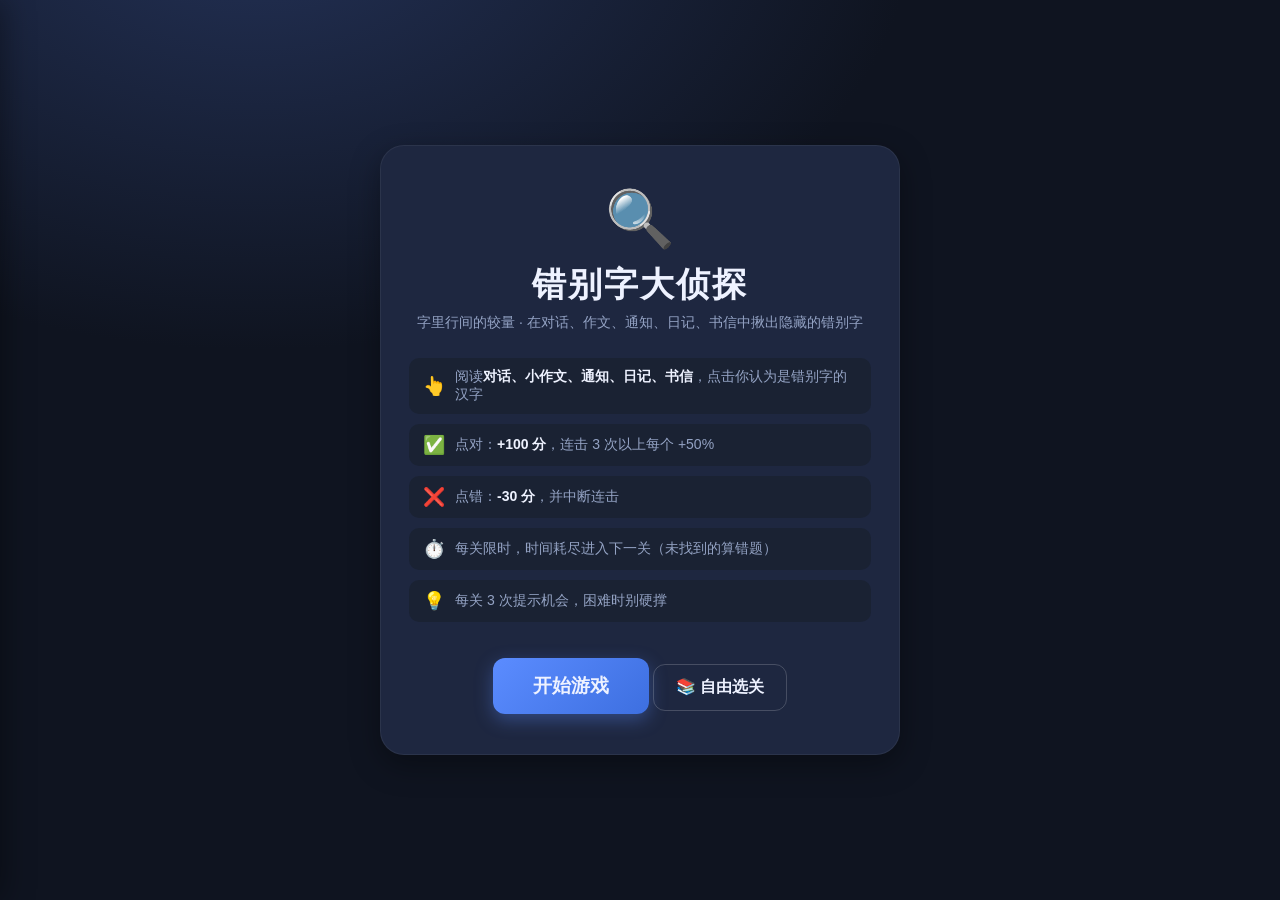
<file: index.html>
<!DOCTYPE html>
<html lang="zh-CN">
<head>
<meta charset="UTF-8">
<meta name="viewport" content="width=device-width, initial-scale=1.0">
<title>字里行间 · 错别字大侦探</title>
<link rel="stylesheet" href="style.css">
</head>
<body>
<div id="app">

  <!-- ========== 侧边选关抽屉 ========== -->
  <div id="sidebar-mask" class="sidebar-mask"></div>
  <aside id="sidebar" class="sidebar">
    <div class="sidebar-head">
      <span>📚 章节选关</span>
      <button id="btn-close-sidebar" class="btn btn-ghost btn-icon">✕</button>
    </div>
    <div id="sidebar-body" class="sidebar-body"></div>
    <div class="sidebar-foot">
      <span id="sidebar-progress" class="sidebar-progress"></span>
      <button id="btn-clear-progress" class="btn btn-ghost btn-icon" title="清除全部通关标记">🗑 清除进度</button>
    </div>
  </aside>

  <!-- ========== 开始界面 ========== -->
  <section id="screen-start" class="screen active">
    <div class="start-card">
      <div class="logo">🔍</div>
      <h1>错别字大侦探</h1>
      <p class="subtitle">字里行间的较量 · 在对话、作文、通知、日记、书信中揪出隐藏的错别字</p>

      <div class="rules">
        <div class="rule-item"><span class="rule-icon">👆</span><span>阅读<b>对话、小作文、通知、日记、书信</b>，点击你认为是错别字的汉字</span></div>
        <div class="rule-item"><span class="rule-icon">✅</span><span>点对：<b class="c-green">+100 分</b>，连击 3 次以上每个 +50%</span></div>
        <div class="rule-item"><span class="rule-icon">❌</span><span>点错：<b class="c-red">-30 分</b>，并中断连击</span></div>
        <div class="rule-item"><span class="rule-icon">⏱️</span><span>每关限时，时间耗尽进入下一关（未找到的算错题）</span></div>
        <div class="rule-item"><span class="rule-icon">💡</span><span>每关 3 次提示机会，困难时别硬撑</span></div>
      </div>

      <button id="btn-start" class="btn btn-primary btn-big">开始游戏</button>
      <button id="btn-select-level" class="btn btn-ghost btn-select">📚 自由选关</button>
      <button id="btn-review-entry" class="btn btn-ghost hidden">📖 查看上次错题回顾</button>
    </div>
  </section>

  <!-- ========== 游戏界面 ========== -->
  <section id="screen-game" class="screen">
    <!-- 顶部状态栏 -->
    <header class="hud">
      <button id="btn-menu" class="btn btn-ghost hud-menu" title="章节选关">☰</button>
      <div class="hud-item"><span class="hud-label">关卡</span><span id="hud-level">1-1 / 8</span></div>
      <div class="hud-item"><span class="hud-label">得分</span><span id="hud-score" class="c-gold">0</span></div>
      <div class="hud-item"><span class="hud-label">连击</span><span id="hud-combo" class="c-orange">×0</span></div>
      <div class="hud-item"><span class="hud-label">剩余</span><span id="hud-found">0 / 3</span></div>
    </header>

    <!-- 计时条 -->
    <div class="timer-wrap">
      <div id="timer-bar" class="timer-bar"></div>
      <span id="timer-text" class="timer-text">60s</span>
    </div>

    <!-- 对话区域 -->
    <main id="dialogue-area" class="dialogue-area"></main>

    <!-- 底部操作栏 -->
    <footer class="action-bar">
      <button id="btn-hint" class="btn btn-hint">💡 提示 <span id="hint-count">3</span></button>
      <div id="feedback-tip" class="feedback-tip"></div>
      <button id="btn-sound" class="btn btn-ghost btn-sound" title="音效开关">🔊</button>
      <button id="btn-skip" class="btn btn-ghost">跳过本关 ⏭</button>
    </footer>

    <!-- 连击浮层 -->
    <div id="combo-pop" class="combo-pop hidden"></div>
  </section>

  <!-- ========== 章节开幕 ========== -->
  <section id="screen-chapter" class="screen">
    <div class="chapter-card">
      <div id="chapter-emoji" class="chapter-emoji">🌱</div>
      <div id="chapter-kicker" class="chapter-kicker">CHAPTER 1</div>
      <h2 id="chapter-title">第一章 · 同音字的陷阱</h2>
      <p id="chapter-desc" class="chapter-desc"></p>
      <div id="chapter-meta" class="chapter-meta"></div>
      <button id="btn-chapter-start" class="btn btn-primary btn-big">开始本章 ▶</button>
    </div>
  </section>

  <!-- ========== 过关过渡 ========== -->
  <section id="screen-levelclear" class="screen">
    <div class="clear-card">
      <div id="clear-emoji" class="clear-emoji">🎉</div>
      <h2 id="clear-title">第 1 关通过！</h2>
      <div id="clear-stats" class="clear-stats"></div>
      <button id="btn-next-level" class="btn btn-primary btn-big">进入下一关 ▶</button>
    </div>
  </section>

  <!-- ========== 章节结算 ========== -->
  <section id="screen-chapter-result" class="screen">
    <div class="clear-card chapter-result-card">
      <div id="chapter-result-emoji" class="clear-emoji">🏅</div>
      <div id="chapter-result-kicker" class="chapter-result-kicker">CHAPTER 1 CLEARED</div>
      <h2 id="chapter-result-title">第一章 · 完成！</h2>
      <div class="chapter-result-grid">
        <div class="chapter-result-item"><span class="chapter-result-num" id="cr-rate">0%</span><span class="chapter-result-label">本章找对率</span></div>
        <div class="chapter-result-item"><span class="chapter-result-num c-gold" id="cr-score">0</span><span class="chapter-result-label">本章得分</span></div>
        <div class="chapter-result-item"><span class="chapter-result-num" id="cr-time">0 秒</span><span class="chapter-result-label">本章用时</span></div>
        <div class="chapter-result-item"><span class="chapter-result-num c-orange" id="cr-combo">×0</span><span class="chapter-result-label">本章最大连击</span></div>
        <div class="chapter-result-item wide"><span class="chapter-result-num" id="cr-wrong">0</span><span class="chapter-result-label">本章错题数</span></div>
      </div>
      <div id="chapter-result-note" class="chapter-result-note"></div>
      <div class="chapter-result-btns">
        <button id="btn-chapter-review" class="btn btn-ghost">📖 查看本章错题（<span id="cr-wrong-count">0</span>）</button>
        <button id="btn-next-chapter" class="btn btn-primary btn-big">进入下一章 ▶</button>
      </div>
    </div>
  </section>

  <!-- ========== 结算界面 ========== -->
  <section id="screen-result" class="screen">
    <div class="result-card">
      <div id="result-rank" class="result-rank">S</div>
      <h2 id="result-title">火眼金睛</h2>
      <div class="result-grid">
        <div class="result-item"><span class="result-num" id="r-score">0</span><span class="result-label">总得分</span></div>
        <div class="result-item"><span class="result-num" id="r-accuracy">0%</span><span class="result-label">点击准确率</span></div>
        <div class="result-item"><span class="result-num" id="r-combo">0</span><span class="result-label">最大连击</span></div>
        <div class="result-item"><span class="result-num" id="r-found">0/0</span><span class="result-label">找出错别字</span></div>
      </div>
      <div class="result-btns">
        <button id="btn-review" class="btn btn-primary">📖 错题回顾（<span id="r-wrong-count">0</span>）</button>
        <button id="btn-restart" class="btn btn-ghost">🔄 再来一局</button>
      </div>
    </div>
  </section>

  <!-- ========== 错题回顾 ========== -->
  <section id="screen-review" class="screen">
    <div class="review-card">
      <h2 id="review-title">📖 错题回顾</h2>
      <p class="review-sub" id="review-sub">温故知新，下次别再被它们骗到啦</p>
      <div id="review-list" class="review-list"></div>
      <button id="btn-back-result" class="btn btn-primary btn-big">返回</button>
    </div>
  </section>

</div>

<!-- 题库：每个章节一个文件，新增章节在此处加一行即可 -->
<script src="js/questions/ch01-tongyinzi.js"></script>
<script src="js/questions/ch02-xingjinzi.js"></script>
<script src="js/questions/ch03-huoyanjing.js"></script>
<script src="js/questions/ch04-zhongji.js"></script>
<script src="js/questions/ch05-zuowen.js"></script>
<script src="js/questions/ch06-chengyu.js"></script>
<script src="js/questions/ch07-xiaoyuan.js"></script>
<!-- 题库加载器（必须放在所有章节文件之后） -->
<script src="js/questions.js"></script>
<script src="js/sound.js"></script>
<script src="js/game.js"></script>
</body>
</html>
</file>
<file: style.css>
/* ============================================================
 * 错别字大侦探 - 样式
 * 设计目标：简洁美观、清晰反馈、适配常见屏幕尺寸（手机/平板/桌面）
 * ============================================================ */

:root {
  --bg: #0f1420;
  --bg-2: #1a2233;
  --card: #1e2740;
  --card-2: #263252;
  --text: #eef2ff;
  --text-dim: #94a3c4;
  --primary: #5b8cff;
  --primary-2: #3d6fe0;
  --green: #34d399;
  --green-bg: rgba(52, 211, 153, .18);
  --red: #f87171;
  --red-bg: rgba(248, 113, 113, .18);
  --gold: #fbbf24;
  --orange: #fb923c;
  --radius: 16px;
  --shadow: 0 10px 30px rgba(0, 0, 0, .35);
}

* {
  margin: 0;
  padding: 0;
  box-sizing: border-box;
  -webkit-tap-highlight-color: transparent;
}

html,
body {
  height: 100%;
}

body {
  font-family: "PingFang SC", "Microsoft YaHei", "Helvetica Neue", sans-serif;
  background: radial-gradient(1200px 800px at 20% -10%, #233156 0%, var(--bg) 55%) fixed;
  color: var(--text);
  overflow-x: hidden;
  user-select: none;
}

#app {
  max-width: 760px;
  margin: 0 auto;
  min-height: 100dvh;
  display: flex;
  flex-direction: column;
}

/* ---------- 屏幕切换 ---------- */
.screen {
  display: none;
  flex: 1;
  flex-direction: column;
  padding: 20px;
  animation: fadeIn .35s ease;
}

.screen.active {
  display: flex;
}

@keyframes fadeIn {
  from {
    opacity: 0;
    transform: translateY(10px);
  }

  to {
    opacity: 1;
    transform: none;
  }
}

/* ---------- 侧边选关抽屉 ---------- */
.sidebar-mask {
  position: fixed;
  inset: 0;
  background: rgba(0, 0, 0, .55);
  opacity: 0;
  pointer-events: none;
  transition: opacity .25s;
  z-index: 90;
}

.sidebar-mask.open {
  opacity: 1;
  pointer-events: auto;
}

.sidebar {
  position: fixed;
  top: 0;
  left: 0;
  bottom: 0;
  width: min(320px, 86vw);
  background: var(--card);
  border-right: 1px solid rgba(255, 255, 255, .08);
  transform: translateX(-102%);
  transition: transform .28s ease;
  z-index: 100;
  display: flex;
  flex-direction: column;
  box-shadow: 8px 0 30px rgba(0, 0, 0, .4);
}

.sidebar.open {
  transform: none;
}

.sidebar-head {
  display: flex;
  align-items: center;
  justify-content: space-between;
  padding: 16px 18px;
  font-size: 17px;
  font-weight: 700;
  border-bottom: 1px solid rgba(255, 255, 255, .08);
  flex-shrink: 0;
}

.btn-icon {
  padding: 6px 12px;
  font-size: 15px;
}

.sidebar-body {
  flex: 1;
  overflow-y: auto;
  padding: 14px;
  display: flex;
  flex-direction: column;
  gap: 14px;
  scrollbar-width: thin;
}

.sidebar-foot {
  display: flex;
  align-items: center;
  justify-content: space-between;
  gap: 10px;
  padding: 12px 16px;
  border-top: 1px solid rgba(255, 255, 255, .08);
  flex-shrink: 0;
}

.sidebar-progress {
  font-size: 12px;
  color: var(--text-dim);
}

.sidebar-progress b {
  color: var(--green);
}

#btn-clear-progress {
  font-size: 12px;
  padding: 7px 12px;
  color: var(--text-dim);
}

#btn-clear-progress:hover {
  color: var(--red);
}

.side-chapter {
  background: var(--bg-2);
  border-radius: 14px;
  padding: 12px;
  border: 1px solid rgba(255, 255, 255, .06);
}

.side-chapter-head {
  display: flex;
  align-items: center;
  gap: 8px;
  width: 100%;
  cursor: pointer;
  font-size: 14px;
  font-weight: 700;
  margin-bottom: 10px;
  background: none;
  border: none;
  color: var(--text);
  font-family: inherit;
  text-align: left;
  padding: 0;
  transition: filter .15s;
}

.side-chapter-head:hover {
  filter: brightness(1.25);
}

.side-chapter-head .emoji {
  font-size: 18px;
}

.side-chapter-head .ch-name {
  flex: 1;
  min-width: 0;
  overflow: hidden;
  text-overflow: ellipsis;
  white-space: nowrap;
}

.side-chapter-head .meta {
  font-size: 11px;
  color: var(--text-dim);
  font-weight: 400;
  flex-shrink: 0;
}

.side-chapter-head .chev {
  font-size: 12px;
  color: var(--text-dim);
  transition: transform .2s;
  flex-shrink: 0;
}

.side-levels {
  display: flex;
  flex-direction: column;
  gap: 8px;
}

/* 收起状态：隐藏关卡列表 */
.side-chapter.collapsed .side-levels {
  display: none;
}

.side-chapter.collapsed .side-chapter-head {
  margin-bottom: 0;
}

.side-level {
  display: flex;
  align-items: center;
  gap: 10px;
  width: 100%;
  text-align: left;
  background: var(--card-2);
  border: 1px solid transparent;
  border-radius: 10px;
  padding: 10px 12px;
  color: var(--text);
  cursor: pointer;
  font-family: inherit;
  transition: border-color .15s, filter .15s, transform .1s;
}

.side-level:hover {
  border-color: var(--primary);
  filter: brightness(1.1);
}

.side-level:active {
  transform: scale(.98);
}

.side-level.current {
  border-color: var(--gold);
  background: rgba(251, 191, 36, .1);
}

.side-level .lv-idx {
  width: 38px;
  height: 38px;
  flex-shrink: 0;
  border-radius: 10px;
  display: grid;
  place-items: center;
  font-weight: 800;
  font-size: 14px;
  background: linear-gradient(135deg, var(--primary), var(--primary-2));
}

.side-level .lv-info {
  flex: 1;
  min-width: 0;
}

.side-level .lv-name {
  font-size: 14px;
  font-weight: 600;
  white-space: nowrap;
  overflow: hidden;
  text-overflow: ellipsis;
}

.side-level .lv-sub {
  font-size: 11px;
  color: var(--text-dim);
  margin-top: 2px;
}

.side-level .lv-check {
  font-size: 16px;
  flex-shrink: 0;
}

/* HUD 选关按钮 */
.hud-menu {
  padding: 6px 12px;
  font-size: 17px;
  align-self: center;
  flex-shrink: 0;
}

.btn-select {
  margin-top: 14px;
}

/* ---------- 通用按钮 ---------- */
.btn {
  border: none;
  cursor: pointer;
  font-family: inherit;
  font-weight: 600;
  border-radius: 12px;
  padding: 12px 22px;
  font-size: 16px;
  color: var(--text);
  background: var(--card-2);
  transition: transform .12s ease, filter .15s ease, opacity .15s;
}

.btn:hover {
  filter: brightness(1.12);
}

.btn:active {
  transform: scale(.96);
}

.btn:disabled {
  opacity: .45;
  cursor: not-allowed;
  transform: none;
}

.btn-primary {
  background: linear-gradient(135deg, var(--primary), var(--primary-2));
  box-shadow: 0 6px 18px rgba(91, 140, 255, .35);
}

.btn-big {
  font-size: 19px;
  padding: 15px 40px;
}

.btn-ghost {
  background: transparent;
  border: 1px solid rgba(255, 255, 255, .18);
}

.btn-hint {
  background: linear-gradient(135deg, #a16207, #ca8a04);
}

.hidden {
  display: none !important;
}

/* ---------- 开始界面 ---------- */
#screen-start {
  justify-content: center;
  align-items: center;
}

.start-card {
  width: 100%;
  max-width: 520px;
  text-align: center;
  background: var(--card);
  border-radius: 24px;
  padding: 40px 28px;
  box-shadow: var(--shadow);
  border: 1px solid rgba(255, 255, 255, .06);
}

.logo {
  font-size: 56px;
  animation: bob 2.4s ease-in-out infinite;
}

@keyframes bob {

  0%,
  100% {
    transform: translateY(0);
  }

  50% {
    transform: translateY(-8px);
  }
}

.start-card h1 {
  font-size: clamp(26px, 6vw, 34px);
  margin: 10px 0 6px;
  letter-spacing: 2px;
}

.subtitle {
  color: var(--text-dim);
  font-size: 14px;
  margin-bottom: 26px;
}

.rules {
  text-align: left;
  display: flex;
  flex-direction: column;
  gap: 10px;
  margin-bottom: 28px;
}

.rule-item {
  display: flex;
  gap: 10px;
  align-items: center;
  font-size: 14px;
  color: var(--text-dim);
  background: var(--bg-2);
  padding: 10px 14px;
  border-radius: 10px;
}

.rule-item b {
  color: var(--text);
}

.rule-icon {
  font-size: 18px;
  flex-shrink: 0;
}

.c-green {
  color: var(--green);
}

.c-red {
  color: var(--red);
}

.c-gold {
  color: var(--gold);
}

.c-orange {
  color: var(--orange);
}

#btn-review-entry {
  margin-top: 14px;
}

/* ---------- 游戏界面 HUD ---------- */
.hud {
  display: flex;
  justify-content: space-between;
  gap: 8px;
  background: var(--card);
  border-radius: var(--radius);
  padding: 12px 16px;
  box-shadow: var(--shadow);
  border: 1px solid rgba(255, 255, 255, .06);
}

.hud-item {
  display: flex;
  flex-direction: column;
  align-items: center;
  gap: 2px;
  min-width: 0;
}

.hud-label {
  font-size: 11px;
  color: var(--text-dim);
}

.hud-item span:last-child {
  font-size: 18px;
  font-weight: 700;
  white-space: nowrap;
}

/* 计时条 */
.timer-wrap {
  position: relative;
  height: 26px;
  margin: 14px 0;
  background: var(--bg-2);
  border-radius: 999px;
  overflow: hidden;
  border: 1px solid rgba(255, 255, 255, .08);
}

.timer-bar {
  height: 100%;
  width: 100%;
  border-radius: 999px;
  background: linear-gradient(90deg, var(--green), #a3e635);
  transition: width .25s linear, background .3s;
}

.timer-bar.warn {
  background: linear-gradient(90deg, var(--gold), var(--orange));
}

.timer-bar.danger {
  background: linear-gradient(90deg, var(--red), #ef4444);
  animation: pulse .8s ease-in-out infinite;
}

@keyframes pulse {
  50% {
    filter: brightness(1.35);
  }
}

.timer-text {
  position: absolute;
  inset: 0;
  display: grid;
  place-items: center;
  font-size: 13px;
  font-weight: 700;
  text-shadow: 0 1px 3px rgba(0, 0, 0, .6);
}

/* ---------- 对话区域 ---------- */
.dialogue-area {
  flex: 1;
  overflow-y: auto;
  display: flex;
  flex-direction: column;
  gap: 14px;
  padding: 4px 2px 10px;
  scrollbar-width: thin;
}

.bubble {
  display: flex;
  gap: 10px;
  animation: slideUp .4s ease backwards;
}

.bubble:nth-child(2) {
  animation-delay: .12s;
}

.bubble:nth-child(3) {
  animation-delay: .24s;
}

.bubble:nth-child(4) {
  animation-delay: .36s;
}

.bubble:nth-child(5) {
  animation-delay: .48s;
}

@keyframes slideUp {
  from {
    opacity: 0;
    transform: translateY(14px);
  }

  to {
    opacity: 1;
    transform: none;
  }
}

.bubble.right {
  flex-direction: row-reverse;
}

.avatar {
  width: 40px;
  height: 40px;
  flex-shrink: 0;
  border-radius: 50%;
  display: grid;
  place-items: center;
  font-size: 20px;
  background: var(--card-2);
  border: 2px solid rgba(255, 255, 255, .12);
}

.bubble-body {
  max-width: 82%;
}

.speaker-name {
  font-size: 12px;
  color: var(--text-dim);
  margin: 0 4px 4px;
}

.bubble.right .speaker-name {
  text-align: right;
}

.bubble-text {
  background: var(--card);
  border-radius: 4px 16px 16px 16px;
  padding: 14px 16px;
  font-size: clamp(16px, 2.4vw, 19px);
  line-height: 2;
  letter-spacing: 1px;
  border: 1px solid rgba(255, 255, 255, .07);
  box-shadow: 0 4px 14px rgba(0, 0, 0, .22);
}

.bubble.right .bubble-text {
  border-radius: 16px 4px 16px 16px;
  background: #263659;
}

/* 可点击的字 */
.char {
  display: inline-block;
  cursor: pointer;
  border-radius: 6px;
  padding: 0 1px;
  text-indent: 0; /* 防御：text-indent 会继承，inline-block 的字 span 会把父级段首缩进算进自己宽度，导致字距异常 */
  transition: background .15s, transform .15s, color .15s;
  position: relative;
}

.char:hover {
  background: rgba(91, 140, 255, .22);
}

.char.correct {
  background: var(--green-bg);
  color: var(--green);
  font-weight: 700;
  animation: popIn .3s ease;
  cursor: default;
}

.char.correct::after {
  content: attr(data-fix);
  position: absolute;
  top: -1.5em;
  left: 50%;
  transform: translateX(-50%);
  font-size: .72em;
  color: var(--green);
  background: rgba(6, 40, 28, .92);
  padding: 1px 6px;
  border-radius: 6px;
  white-space: nowrap;
  pointer-events: none;
  border: 1px solid rgba(52, 211, 153, .5);
}

.char.wrong {
  background: var(--red-bg);
  color: var(--red);
  animation: shake .35s ease;
}

.char.hint-glow {
  animation: hintGlow 1s ease-in-out 3;
  background: rgba(251, 191, 36, .25);
}

@keyframes popIn {
  0% {
    transform: scale(1.5);
  }

  100% {
    transform: scale(1);
  }
}

@keyframes shake {

  0%,
  100% {
    transform: translateX(0);
  }

  25% {
    transform: translateX(-4px);
  }

  75% {
    transform: translateX(4px);
  }
}

@keyframes hintGlow {
  50% {
    box-shadow: 0 0 0 3px rgba(251, 191, 36, .65);
  }
}

/* ---------- 底部操作栏 ---------- */
.action-bar {
  display: flex;
  align-items: center;
  gap: 12px;
  padding-top: 12px;
}

.btn-sound {
  padding: 10px 12px;
  font-size: 17px;
  flex-shrink: 0;
}

.feedback-tip {
  flex: 1;
  text-align: center;
  font-size: 14px;
  min-height: 20px;
  font-weight: 600;
  transition: opacity .2s;
}

.feedback-tip.good {
  color: var(--green);
}

.feedback-tip.bad {
  color: var(--red);
}

/* 连击浮层 */
.combo-pop {
  position: fixed;
  top: 22%;
  left: 50%;
  transform: translateX(-50%);
  font-size: 34px;
  font-weight: 900;
  color: var(--orange);
  text-shadow: 0 0 22px rgba(251, 146, 60, .7);
  pointer-events: none;
  z-index: 50;
  animation: comboPop .8s ease forwards;
}

@keyframes comboPop {
  0% {
    opacity: 0;
    transform: translateX(-50%) scale(.4);
  }

  30% {
    opacity: 1;
    transform: translateX(-50%) scale(1.15);
  }

  70% {
    opacity: 1;
    transform: translateX(-50%) scale(1);
  }

  100% {
    opacity: 0;
    transform: translateX(-50%) translateY(-24px);
  }
}

/* ---------- 章节开幕 ---------- */
#screen-chapter {
  justify-content: center;
  align-items: center;
}

.chapter-card {
  width: 100%;
  max-width: 480px;
  text-align: center;
  background: var(--card);
  border-radius: 24px;
  padding: 40px 28px;
  box-shadow: var(--shadow);
  border: 1px solid rgba(255, 255, 255, .06);
}

.chapter-emoji {
  font-size: 60px;
  animation: bob 2s ease-in-out infinite;
}

.chapter-kicker {
  margin-top: 14px;
  font-size: 12px;
  letter-spacing: 6px;
  color: var(--primary);
  font-weight: 700;
}

.chapter-card h2 {
  margin: 8px 0 14px;
  font-size: clamp(22px, 5vw, 28px);
  letter-spacing: 1px;
}

.chapter-desc {
  color: var(--text-dim);
  font-size: 14px;
  line-height: 1.9;
  margin-bottom: 20px;
}

.chapter-meta {
  display: inline-block;
  background: var(--bg-2);
  border-radius: 999px;
  padding: 8px 18px;
  font-size: 13px;
  color: var(--gold);
  margin-bottom: 26px;
}

/* ---------- 过关 / 结算 ---------- */
#screen-levelclear,
#screen-chapter-result,
#screen-result {
  justify-content: center;
  align-items: center;
}

.clear-card,
.result-card {
  width: 100%;
  max-width: 480px;
  text-align: center;
  background: var(--card);
  border-radius: 24px;
  padding: 36px 26px;
  box-shadow: var(--shadow);
  border: 1px solid rgba(255, 255, 255, .06);
}

.clear-emoji {
  font-size: 52px;
  animation: bob 1.8s ease-in-out infinite;
}

.clear-card h2 {
  margin: 12px 0 18px;
}

.clear-stats {
  display: flex;
  flex-direction: column;
  gap: 8px;
  margin-bottom: 24px;
  font-size: 15px;
  color: var(--text-dim);
}

.clear-stats b {
  color: var(--gold);
}

.result-rank {
  width: 84px;
  height: 84px;
  margin: 0 auto 10px;
  border-radius: 50%;
  display: grid;
  place-items: center;
  font-size: 42px;
  font-weight: 900;
  background: linear-gradient(135deg, var(--gold), var(--orange));
  color: #3b2503;
  box-shadow: 0 0 34px rgba(251, 191, 36, .45);
  animation: popIn .5s ease;
}

.result-card h2 {
  margin-bottom: 22px;
  color: var(--gold);
  letter-spacing: 4px;
}

.result-grid {
  display: grid;
  grid-template-columns: 1fr 1fr;
  gap: 12px;
  margin-bottom: 26px;
}

.result-item {
  background: var(--bg-2);
  border-radius: 14px;
  padding: 16px 8px;
  display: flex;
  flex-direction: column;
  gap: 4px;
}

.result-num {
  font-size: 24px;
  font-weight: 800;
  color: var(--primary);
}

.result-label {
  font-size: 12px;
  color: var(--text-dim);
}

.result-btns {
  display: flex;
  flex-direction: column;
  gap: 12px;
}

/* ---------- 章节结算 ---------- */
.chapter-result-card h2 {
  margin: 10px 0 20px;
  font-size: clamp(20px, 5vw, 26px);
  letter-spacing: 1px;
}

.chapter-result-kicker {
  margin-top: 12px;
  font-size: 11px;
  letter-spacing: 5px;
  color: var(--primary);
  font-weight: 700;
}

.chapter-result-grid {
  display: grid;
  grid-template-columns: 1fr 1fr;
  gap: 10px;
  margin-bottom: 12px;
}

.chapter-result-item {
  background: var(--bg-2);
  border-radius: 14px;
  padding: 14px 8px;
  display: flex;
  flex-direction: column;
  gap: 4px;
}

/* “本章错题数”独占一整行，避免 5 项布局出现孤行 */
.chapter-result-item.wide {
  grid-column: 1 / -1;
}

.chapter-result-num {
  font-size: 22px;
  font-weight: 800;
  color: var(--primary);
}

.chapter-result-label {
  font-size: 12px;
  color: var(--text-dim);
}

.chapter-result-note {
  min-height: 0;
  font-size: 12px;
  color: var(--text-dim);
  margin-bottom: 14px;
}

.chapter-result-note:empty {
  display: none;
}

.chapter-result-btns {
  display: flex;
  flex-direction: column;
  gap: 12px;
}

/* ---------- 错题回顾 ---------- */
.review-card {
  width: 100%;
  max-width: 560px;
  margin: 0 auto;
  display: flex;
  flex-direction: column;
  flex: 1;
}

.review-card h2 {
  text-align: center;
  margin-top: 10px;
}

.review-sub {
  text-align: center;
  color: var(--text-dim);
  font-size: 13px;
  margin: 8px 0 20px;
}

.review-list {
  flex: 1;
  overflow-y: auto;
  display: flex;
  flex-direction: column;
  gap: 12px;
  margin-bottom: 18px;
  max-height: 62dvh;
}

.review-item {
  background: var(--card);
  border-radius: 14px;
  padding: 16px;
  border: 1px solid rgba(255, 255, 255, .07);
  animation: slideUp .35s ease backwards;
}

.review-item:nth-child(2) {
  animation-delay: .06s;
}

.review-item:nth-child(3) {
  animation-delay: .12s;
}

.review-item:nth-child(4) {
  animation-delay: .18s;
}

.review-item:nth-child(5) {
  animation-delay: .24s;
}

.review-head {
  display: flex;
  align-items: center;
  gap: 10px;
  font-size: 18px;
  margin-bottom: 8px;
}

.review-wrong {
  color: var(--red);
  text-decoration: line-through;
  font-weight: 700;
}

.review-arrow {
  color: var(--text-dim);
}

.review-right {
  color: var(--green);
  font-weight: 800;
}

.review-tag {
  margin-left: auto;
  font-size: 11px;
  color: var(--text-dim);
  background: var(--bg-2);
  padding: 3px 8px;
  border-radius: 999px;
}

.review-sentence {
  font-size: 14px;
  color: var(--text-dim);
  line-height: 1.8;
  margin-bottom: 6px;
}

.review-sentence mark {
  background: transparent;
  color: var(--gold);
  font-weight: 700;
}

.review-explain {
  font-size: 13px;
  color: var(--primary);
  line-height: 1.7;
}

.review-empty {
  text-align: center;
  color: var(--green);
  padding: 40px 0;
  font-size: 17px;
}

/* ---------- 文档类展示形式（小作文 / 通知 / 日记 / 书信） ---------- */
.doc-card {
  position: relative;
  background: linear-gradient(180deg, #242e4d, var(--card));
  border: 1px solid rgba(255, 255, 255, .09);
  border-radius: var(--radius);
  padding: 24px 22px 20px;
  box-shadow: var(--shadow);
  margin: 2px 0 10px;
}

/* 左上角文体徽章 */
.doc-badge {
  position: absolute;
  top: 14px;
  left: 14px;
  font-size: 11px;
  font-weight: 700;
  color: var(--text-dim);
  background: var(--bg-2);
  border: 1px solid rgba(255, 255, 255, .08);
  border-radius: 999px;
  padding: 3px 10px;
  letter-spacing: 1px;
}

.doc-title {
  text-align: center;
  font-size: clamp(20px, 4.6vw, 25px);
  font-weight: 800;
  letter-spacing: 3px;
  margin: 18px 0 4px;
}

.doc-sub {
  text-align: center;
  font-size: 13px;
  color: var(--text-dim);
  letter-spacing: 1px;
  margin-bottom: 6px;
}

.doc-meta {
  font-size: 13px;
  color: var(--gold);
  letter-spacing: 1px;
  border-top: 1px dashed rgba(255, 255, 255, .14);
  border-bottom: 1px dashed rgba(255, 255, 255, .14);
  padding: 8px 2px;
  margin: 6px 0 14px;
}

.doc-salut {
  font-size: clamp(16px, 2.4vw, 19px);
  font-weight: 700;
  letter-spacing: 1px;
  margin-bottom: 12px;
}

.doc-body {
  display: flex;
  flex-direction: column;
  gap: 10px;
}

.doc-para {
  font-size: clamp(16px, 2.4vw, 19px);
  letter-spacing: 1px;
  line-height: 2.05;
  text-align: left;   /* 不用 justify：逐字 span + 两端对齐会把空隙摊进字距，导致字间距明显大于对话气泡 */
  text-indent: 2em;
  animation: slideUp .4s ease backwards;
}

.doc-closing {
  margin-top: 14px;
  font-size: clamp(16px, 2.4vw, 19px);
  font-weight: 700;
}

.doc-sign {
  margin-top: 12px;
  text-align: right;
  font-size: 14px;
  color: var(--text-dim);
  line-height: 1.9;
  letter-spacing: 1px;
}

/* ---- 小作文：稿纸横线 ---- */
.doc-essay .doc-para {
  line-height: 2em;
  background-image: repeating-linear-gradient(
    to bottom,
    rgba(255, 255, 255, .06) 0 1px,
    transparent 1px 2em
  );
  background-position: 0 .35em;
}

.doc-essay .doc-title {
  border-bottom: 3px solid rgba(248, 113, 113, .5);
  padding-bottom: 8px;
  margin-bottom: 10px;
}

/* ---- 通知：红头文件气质 ---- */
.doc-notice {
  border-color: rgba(248, 113, 113, .25);
}

.doc-notice .doc-title {
  color: var(--red);
  font-size: clamp(24px, 5.4vw, 30px);
  letter-spacing: 10px;
  text-indent: 10px;
  margin: 22px 0 16px;
}

/* 通知正文首段（“全体同学：”）顶格，其余段落缩进 */
.doc-notice .doc-para:first-child {
  text-indent: 0;
}

.doc-notice .doc-para {
  text-indent: 2em;
}

.doc-notice .doc-sign {
  font-size: clamp(15px, 2.2vw, 17px);
  color: var(--text);
  font-weight: 600;
  padding-right: 6px;
}

/* ---- 日记：手账卡片 ---- */
.doc-diary .doc-meta {
  border-radius: 8px;
  border: none;
  background: rgba(251, 191, 36, .12);
  border-left: 3px solid var(--gold);
  padding: 8px 12px;
}

/* ---- 书信：信笺味道 ---- */
.doc-letter .doc-salut {
  color: var(--primary);
}

.doc-letter .doc-closing {
  text-indent: 2em;
}

.doc-letter .doc-sign {
  font-size: clamp(15px, 2.2vw, 17px);
  color: var(--text);
  font-weight: 600;
  padding-right: 6px;
}

/* ---------- 错题出处行 ---------- */
.review-source {
  font-size: 12px;
  color: var(--primary);
  background: var(--bg-2);
  display: inline-block;
  padding: 2px 8px;
  border-radius: 6px;
  margin-bottom: 8px;
}

/* ---------- 小屏适配 ---------- */
@media (max-width: 480px) {
  .screen {
    padding: 14px;
  }

  .hud {
    padding: 10px 12px;
  }

  .hud-item span:last-child {
    font-size: 15px;
  }

  .avatar {
    width: 34px;
    height: 34px;
    font-size: 17px;
  }

  .bubble-body {
    max-width: 88%;
  }

  .btn-big {
    width: 100%;
  }

  .chapter-result-grid {
    gap: 8px;
  }

  .chapter-result-item {
    padding: 12px 6px;
  }

  .chapter-result-num {
    font-size: 19px;
  }

  .chapter-result-item.wide {
    padding: 10px 6px;
  }

  .action-bar .btn {
    padding: 10px 14px;
    font-size: 14px;
  }

  .doc-card {
    padding: 20px 14px 16px;
  }

  .doc-badge {
    top: 10px;
    left: 10px;
  }

  .doc-notice .doc-title {
    letter-spacing: 6px;
    text-indent: 6px;
  }
}

@media (min-width: 900px) {
  #app {
    max-width: 820px;
  }
}
</file>
